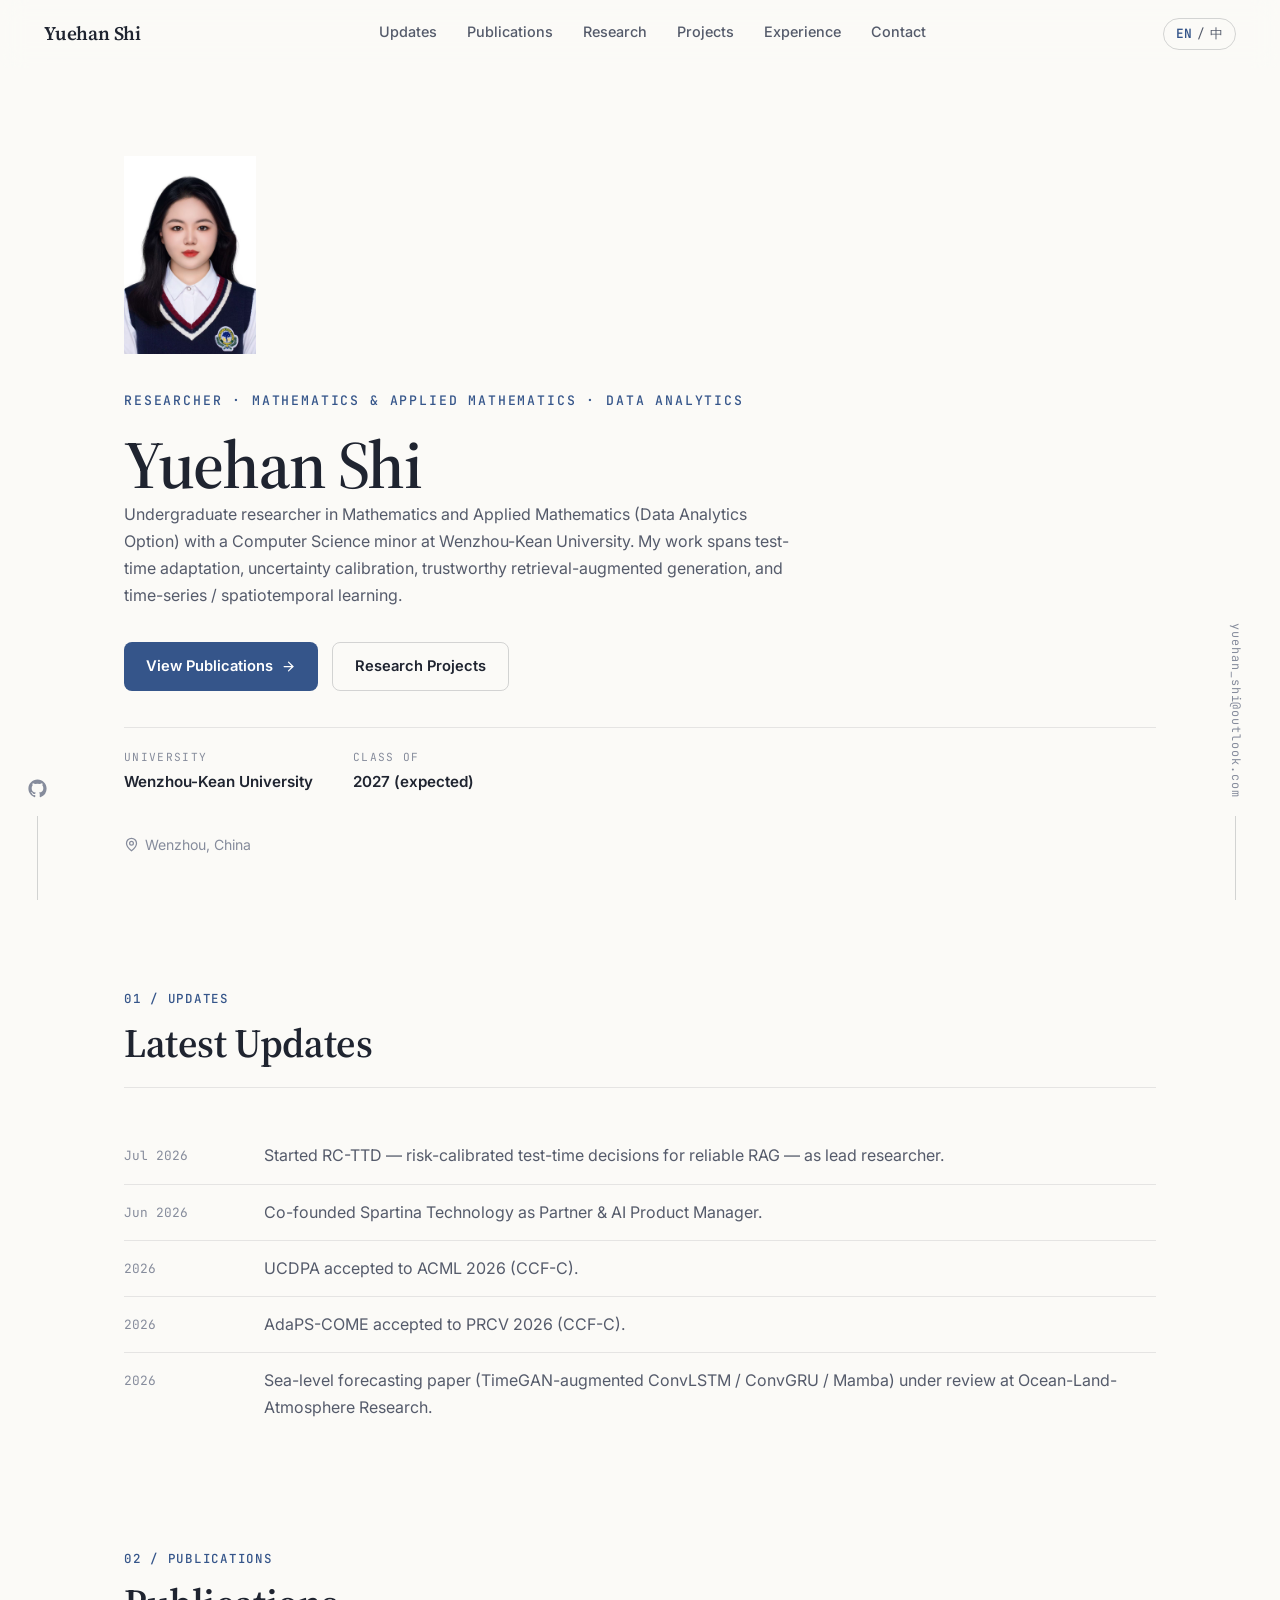
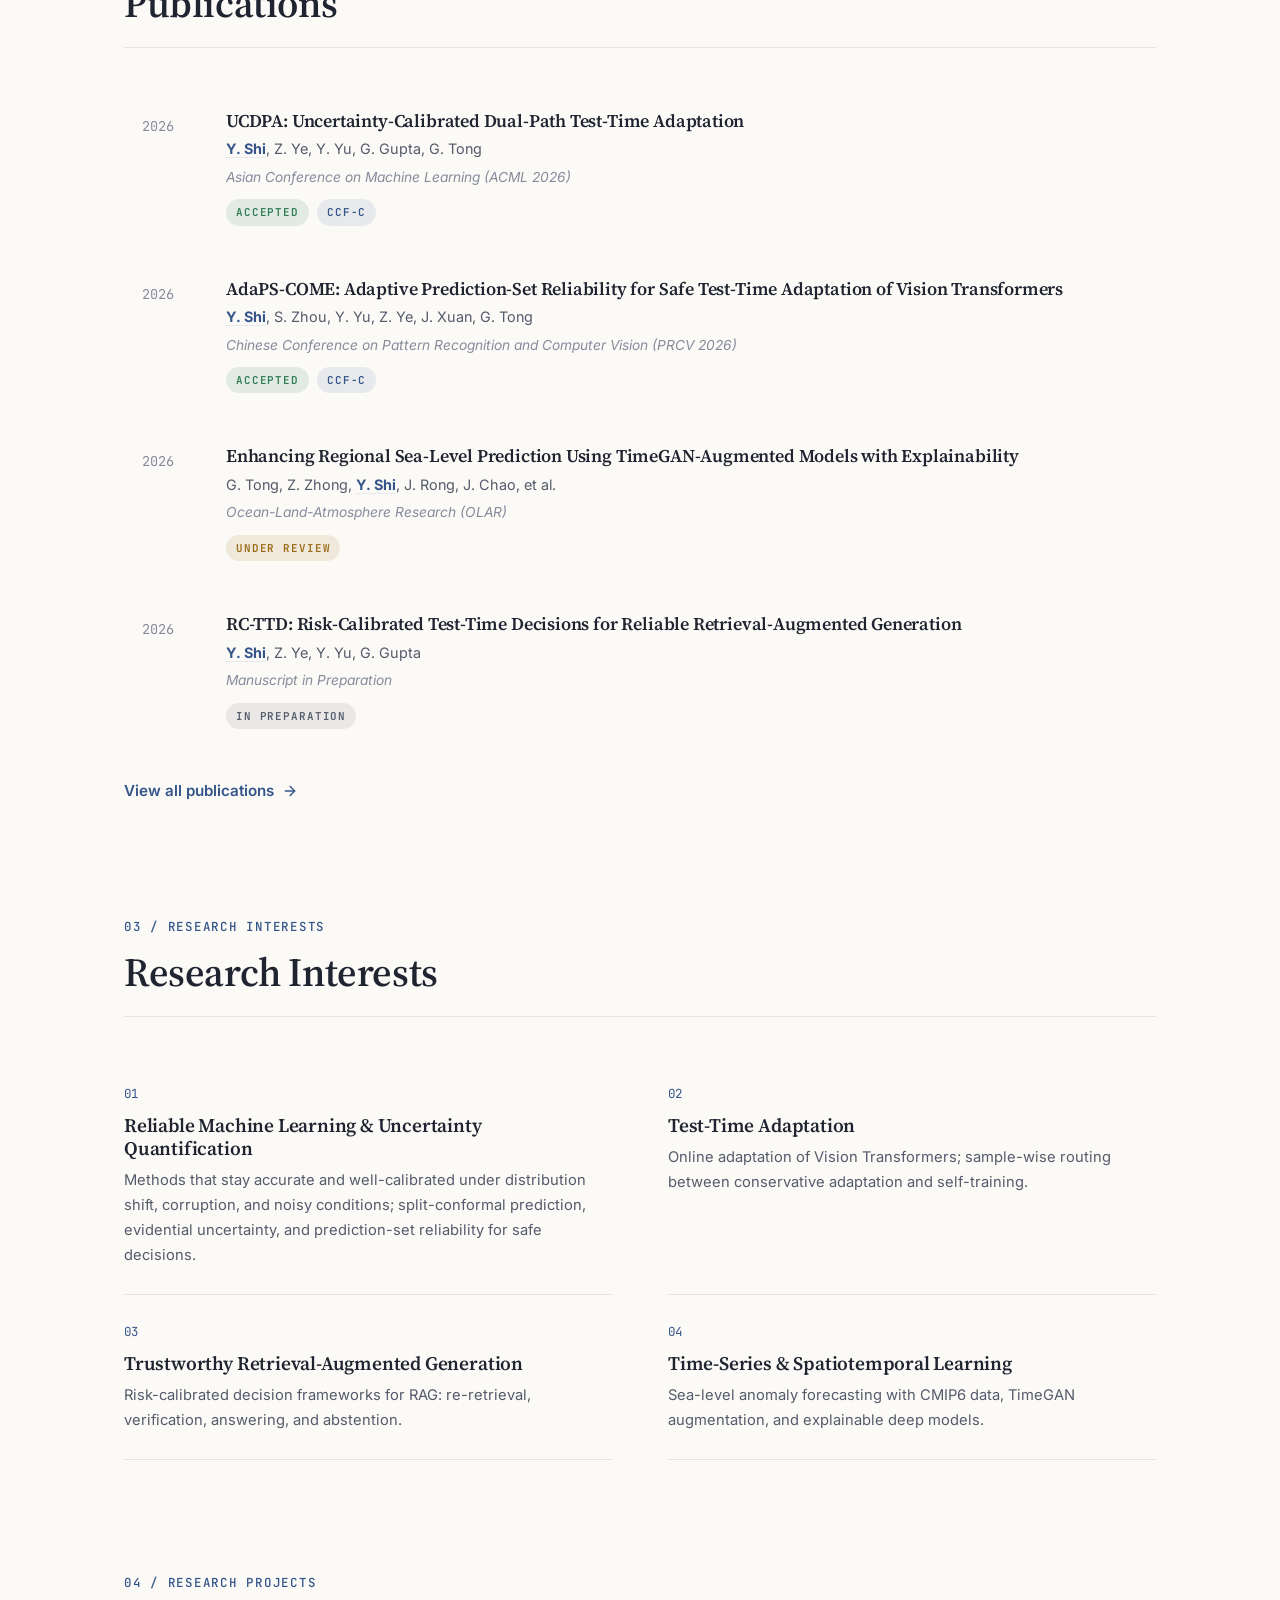
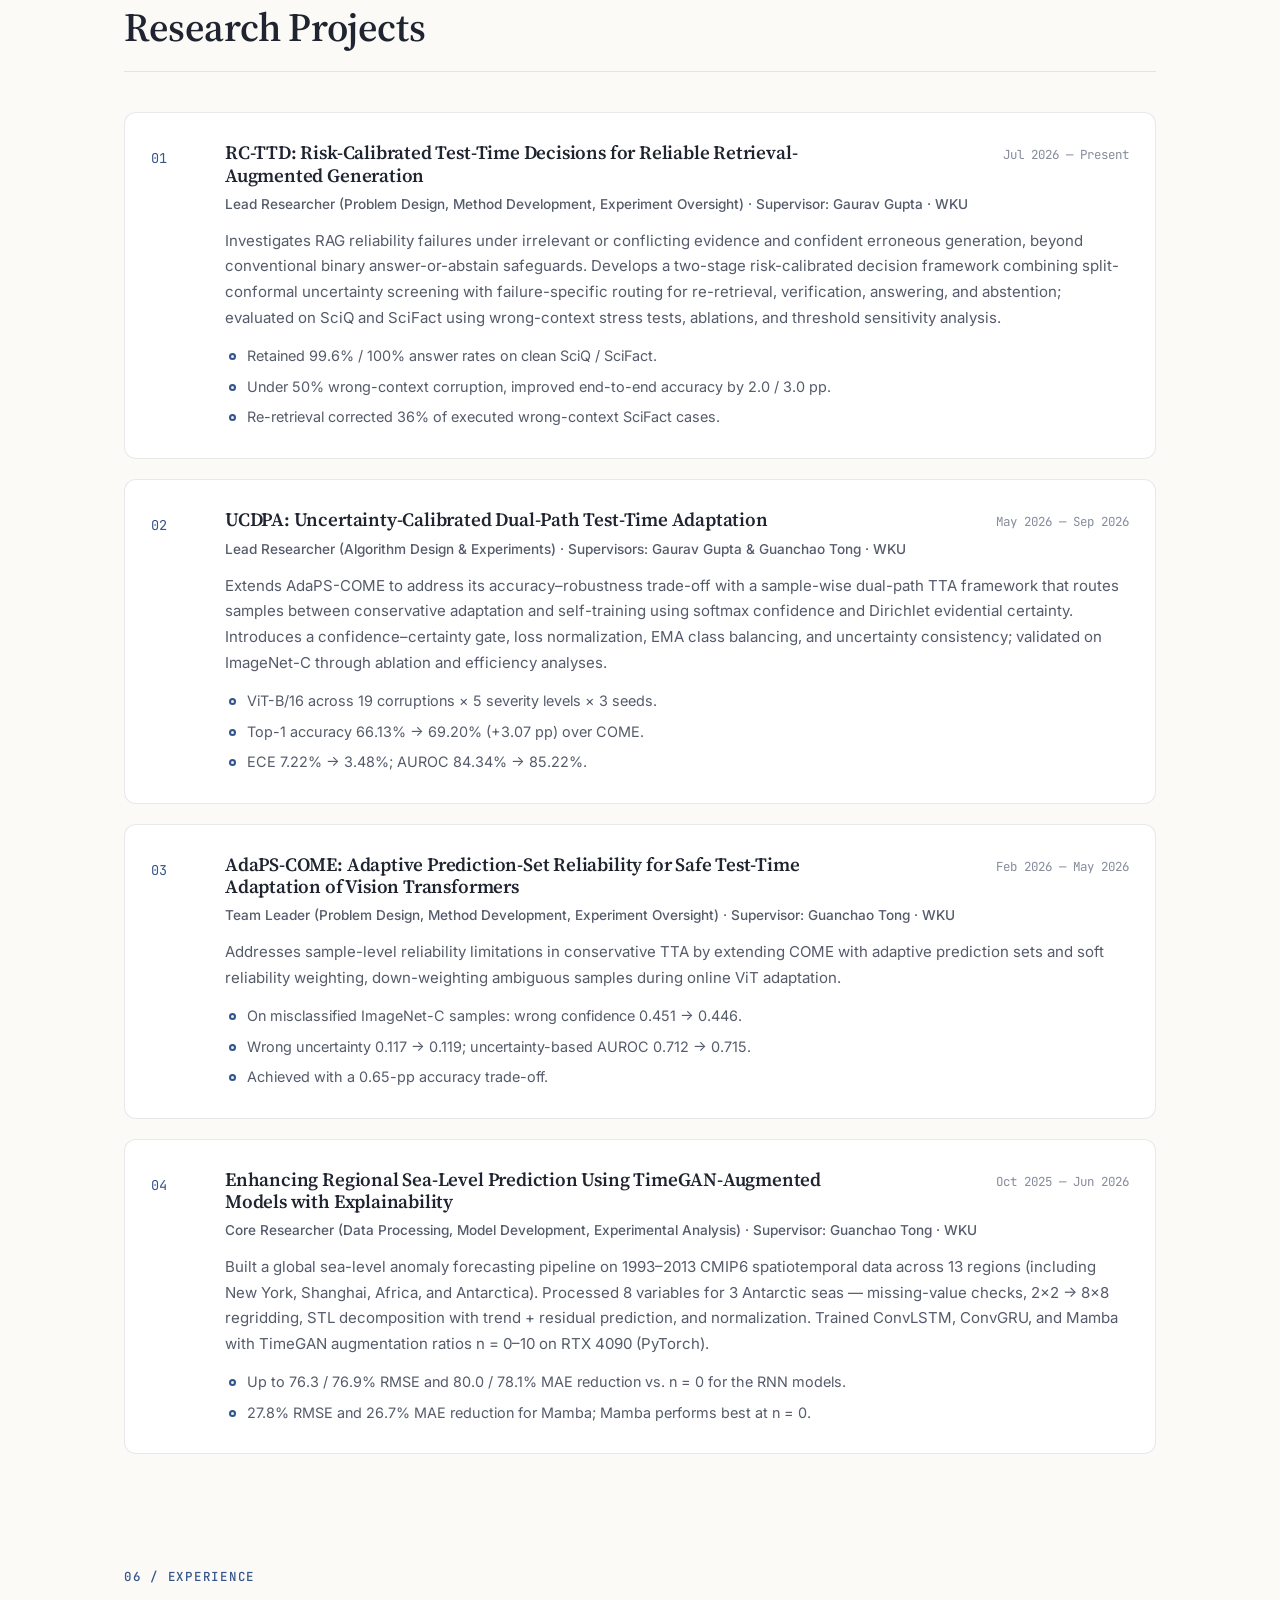
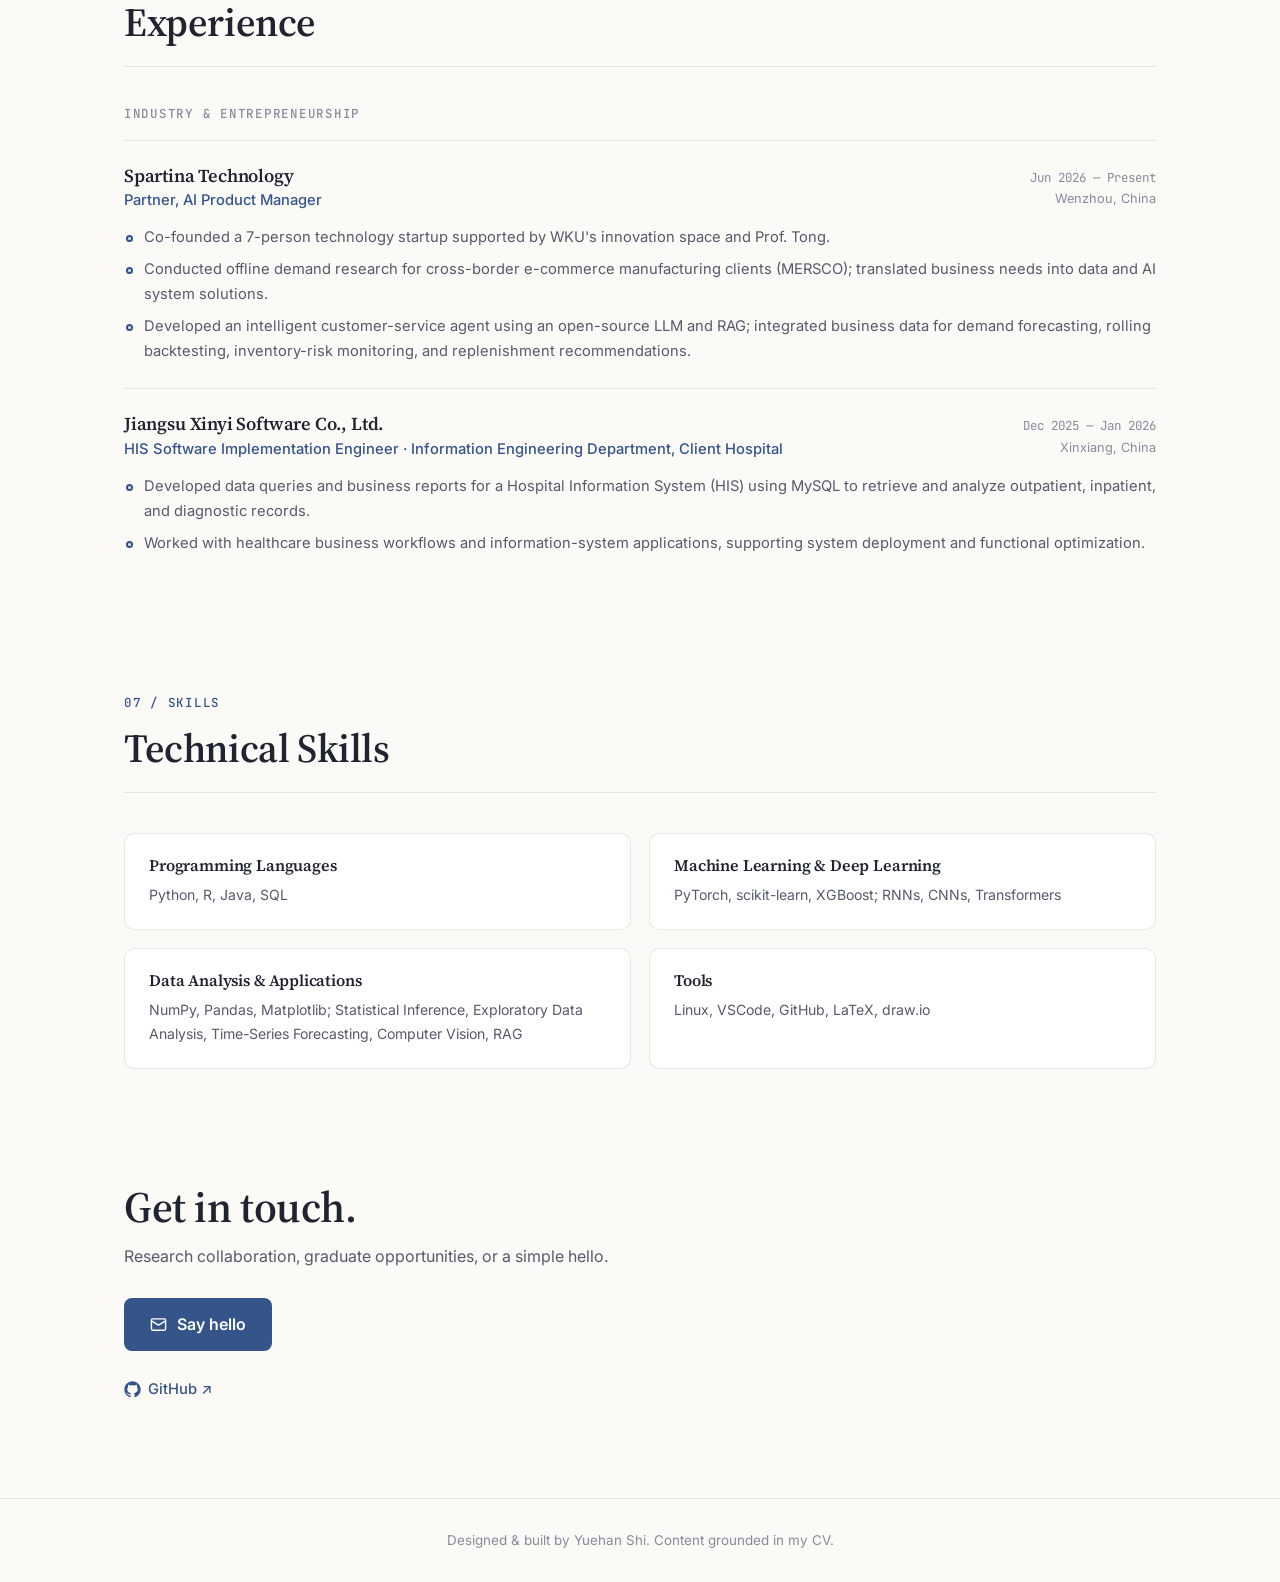
<file: index.html>
<!DOCTYPE html>
<html lang="en">
<head>
  <meta charset="UTF-8">
  <meta name="viewport" content="width=device-width, initial-scale=1.0">

  <!-- SEO -->
  <title>Yuehan Shi — Reliable Machine Learning Researcher</title>
  <meta name="description" content="Yuehan Shi is an undergraduate researcher at Wenzhou-Kean University working on reliable machine learning, test-time adaptation, uncertainty calibration, trustworthy retrieval-augmented generation, and time-series learning.">
  <meta name="author" content="Yuehan Shi">
  <link rel="canonical" href="https://shiyue105.github.io/Yuehan_Shi/">
  <meta name="robots" content="index, follow">

  <!-- Open Graph -->
  <meta property="og:type" content="website">
  <meta property="og:title" content="Yuehan Shi — Reliable Machine Learning Researcher">
  <meta property="og:description" content="Researching test-time adaptation, uncertainty calibration, trustworthy RAG, and spatiotemporal learning at Wenzhou-Kean University.">
  <meta property="og:url" content="https://shiyue105.github.io/Yuehan_Shi/">
  <meta property="og:site_name" content="Yuehan Shi">

  <!-- Twitter Card -->
  <meta name="twitter:card" content="summary">
  <meta name="twitter:title" content="Yuehan Shi — Reliable Machine Learning Researcher">
  <meta name="twitter:description" content="Researching test-time adaptation, uncertainty calibration, trustworthy RAG, and spatiotemporal learning.">

  <!-- Favicon (original inline SVG monogram) -->
  <link rel="icon" type="image/svg+xml" href="data:image/svg+xml,%3Csvg xmlns='http://www.w3.org/2000/svg' viewBox='0 0 100 100'%3E%3Crect width='100' height='100' rx='22' fill='%2335558A'/%3E%3Ctext x='50' y='66' font-family='Georgia, serif' font-size='44' font-weight='bold' text-anchor='middle' fill='%23FBFAF7'%3EYS%3C/text%3E%3C/svg%3E">
  <meta name="theme-color" content="#FBFAF7">

  <!-- Fonts -->
  <link rel="preconnect" href="https://fonts.googleapis.com">
  <link rel="preconnect" href="https://fonts.gstatic.com" crossorigin>
  <link href="https://fonts.googleapis.com/css2?family=Source+Serif+4:ital,opsz,wght@0,8..60,400;0,8..60,500;0,8..60,600;0,8..60,700;1,8..60,400&family=Inter:wght@400;500;600;700&family=JetBrains+Mono:wght@400;500;600&family=Noto+Serif+SC:wght@400;500;600;700&family=Noto+Sans+SC:wght@400;500;600;700&display=swap" rel="stylesheet">

  <!-- Styles -->
  <link rel="stylesheet" href="./assets/css/style.css?v=v10">
</head>
<body>

  <a class="skip-link" href="#main">Skip to main content</a>

  <!-- ==================== Navigation ==================== -->
  <nav class="nav" id="nav" aria-label="Primary">
    <div class="nav-inner">
      <a href="#hero" class="nav-logo" id="nav-logo">Yuehan Shi</a>
      <div class="nav-links" id="nav-links"></div>
      <div class="nav-actions">
        <button class="lang-toggle" id="lang-toggle" aria-label="Switch language" aria-pressed="false">
          <span class="lang-en lang-active">EN</span>
          <span class="lang-sep" aria-hidden="true">/</span>
          <span class="lang-zh">中</span>
        </button>
        <button class="nav-mobile-toggle" id="nav-toggle" aria-label="Open menu" aria-expanded="false" aria-controls="mobile-menu">
          <span></span>
          <span></span>
          <span></span>
        </button>
      </div>
    </div>
  </nav>

  <!-- Mobile menu -->
  <div class="mobile-menu" id="mobile-menu"></div>

  <!-- Sticky side rails (desktop only) -->
  <aside class="side-social" id="side-social" aria-label="Social links"></aside>
  <aside class="side-email" id="side-email" aria-label="Email"></aside>

  <!-- ==================== Hero ==================== -->
  <header class="hero" id="hero">
    <div class="hero-inner">
      <div class="hero-photo reveal"><img src="./assets/img/Identification_photo.jpg" alt="Yuehan Shi" width="709" height="1000"></div>
      <p class="hero-eyebrow reveal" id="hero-eyebrow"></p>
      <h1 class="reveal" id="hero-name"></h1>
      <p class="hero-description reveal" id="hero-description"></p>
      <div class="hero-cta reveal" id="hero-cta"></div>
      <div class="hero-meta reveal" id="hero-meta"></div>
      <p class="hero-location reveal" id="hero-location"></p>
    </div>
  </header>

  <main id="main">

    <!-- ==================== Latest Updates ==================== -->
    <section class="section" id="updates" aria-labelledby="heading-updates">
      <div class="container">
        <div class="section-label reveal" id="label-updates"></div>
        <h2 class="section-heading reveal" id="heading-updates"></h2>
        <div class="updates-list reveal-stagger" id="updates-list"></div>
      </div>
    </section>

    <!-- ==================== Selected Publications ==================== -->
    <section class="section" id="publications" aria-labelledby="heading-publications">
      <div class="container">
        <div class="section-label reveal" id="label-publications"></div>
        <h2 class="section-heading reveal" id="heading-publications"></h2>
        <div class="pub-list reveal-stagger" id="pub-list"></div>
        <div class="pub-view-all reveal">
          <a class="pub-view-all-link" href="./publications.html" id="pub-view-all"></a>
        </div>
      </div>
    </section>

    <!-- ==================== Research Interests ==================== -->
    <section class="section" id="research" aria-labelledby="heading-research">
      <div class="container">
        <div class="section-label reveal" id="label-research"></div>
        <h2 class="section-heading reveal" id="heading-research"></h2>
        <div class="research-interests-grid reveal-stagger" id="research-interests"></div>
      </div>
    </section>

    <!-- ==================== Research Projects ==================== -->
    <section class="section" id="projects" aria-labelledby="heading-projects">
      <div class="container">
        <div class="section-label reveal" id="label-projects"></div>
        <h2 class="section-heading reveal" id="heading-projects"></h2>
        <div class="projects-list reveal-stagger" id="projects-list"></div>
      </div>
    </section>

    <!-- ==================== Experience ==================== -->
    <section class="section" id="experience" aria-labelledby="heading-experience">
      <div class="container">
        <div class="section-label reveal" id="label-experience"></div>
        <h2 class="section-heading reveal" id="heading-experience"></h2>
        <div class="reveal" id="experience-wrap"></div>
      </div>
    </section>

    <!-- ==================== Skills ==================== -->
    <section class="section" id="skills" aria-labelledby="heading-skills">
      <div class="container">
        <div class="section-label reveal" id="label-skills"></div>
        <h2 class="section-heading reveal" id="heading-skills"></h2>
        <div class="skills-grid reveal-stagger" id="skills-grid"></div>
      </div>
    </section>

    <!-- ==================== Contact ==================== -->
    <section class="section contact" id="contact" aria-labelledby="contact-heading">
      <div class="container">
        <div class="reveal">
          <h2 class="contact-heading" id="contact-heading"></h2>
          <p class="contact-sub" id="contact-sub"></p>
          <a href="mailto:yuehan_shi@outlook.com" class="contact-email" id="contact-email"></a>
          <div class="contact-socials" id="contact-socials"></div>
        </div>
      </div>
    </section>

  </main>

  <!-- ==================== Footer ==================== -->
  <footer class="footer">
    <div class="container">
      <p class="footer-text" id="footer-text"></p>
    </div>
  </footer>

  <!-- Scripts -->
  <script src="./assets/js/data.js?v=v10"></script>
  <script src="./assets/js/publications-data.js?v=v10"></script>
  <script src="./assets/js/app.js?v=v10"></script>
</body>
</html>
</file>
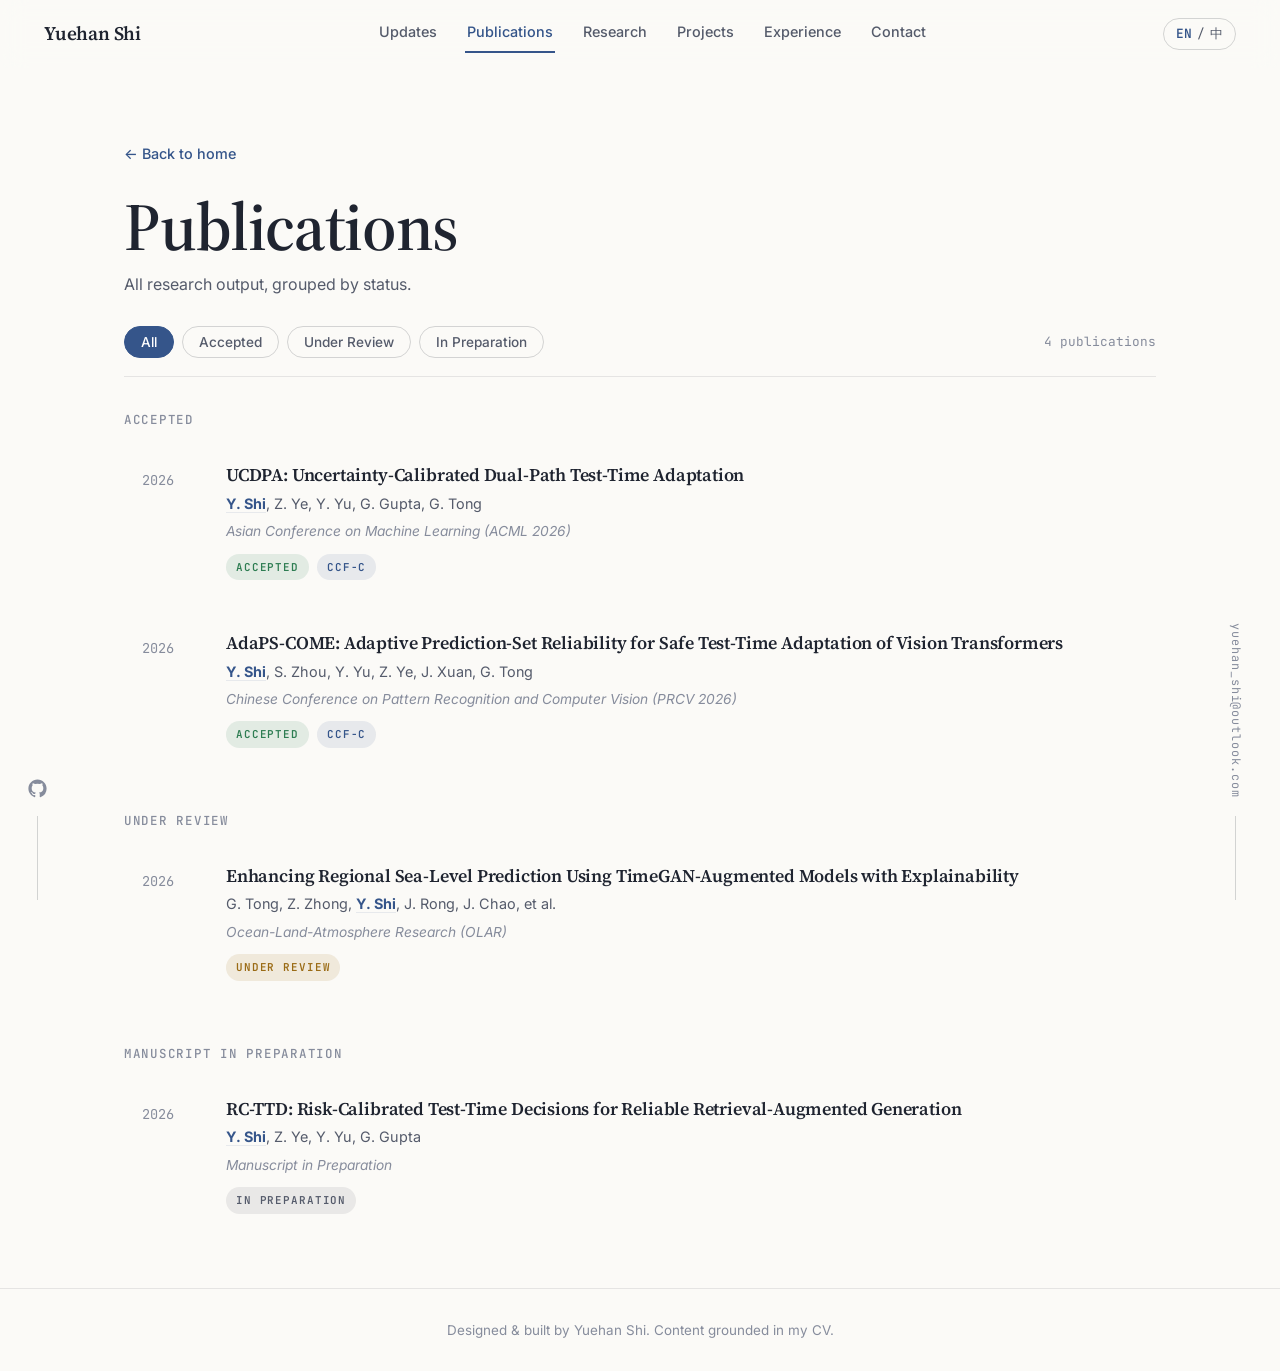
<file: publications.html>
<!DOCTYPE html>
<html lang="en">
<head>
  <meta charset="UTF-8">
  <meta name="viewport" content="width=device-width, initial-scale=1.0">

  <!-- SEO -->
  <title>Publications — Yuehan Shi</title>
  <meta name="description" content="Publications by Yuehan Shi: accepted papers at ACML 2026 and PRCV 2026, a manuscript under review at Ocean-Land-Atmosphere Research, and work in preparation on reliable RAG.">
  <meta name="author" content="Yuehan Shi">
  <link rel="canonical" href="https://shiyue105.github.io/Yuehan_Shi/publications.html">
  <meta name="robots" content="index, follow">

  <!-- Open Graph -->
  <meta property="og:type" content="website">
  <meta property="og:title" content="Publications — Yuehan Shi">
  <meta property="og:description" content="All research output by Yuehan Shi, grouped by status.">
  <meta property="og:url" content="https://shiyue105.github.io/Yuehan_Shi/publications.html">

  <!-- Twitter Card -->
  <meta name="twitter:card" content="summary">
  <meta name="twitter:title" content="Publications — Yuehan Shi">
  <meta name="twitter:description" content="All research output by Yuehan Shi, grouped by status.">

  <!-- Favicon (original inline SVG monogram) -->
  <link rel="icon" type="image/svg+xml" href="data:image/svg+xml,%3Csvg xmlns='http://www.w3.org/2000/svg' viewBox='0 0 100 100'%3E%3Crect width='100' height='100' rx='22' fill='%2335558A'/%3E%3Ctext x='50' y='66' font-family='Georgia, serif' font-size='44' font-weight='bold' text-anchor='middle' fill='%23FBFAF7'%3EYS%3C/text%3E%3C/svg%3E">
  <meta name="theme-color" content="#FBFAF7">

  <!-- Fonts -->
  <link rel="preconnect" href="https://fonts.googleapis.com">
  <link rel="preconnect" href="https://fonts.gstatic.com" crossorigin>
  <link href="https://fonts.googleapis.com/css2?family=Source+Serif+4:ital,opsz,wght@0,8..60,400;0,8..60,500;0,8..60,600;0,8..60,700;1,8..60,400&family=Inter:wght@400;500;600;700&family=JetBrains+Mono:wght@400;500;600&family=Noto+Serif+SC:wght@400;500;600;700&family=Noto+Sans+SC:wght@400;500;600;700&display=swap" rel="stylesheet">

  <!-- Styles -->
  <link rel="stylesheet" href="./assets/css/style.css?v=v10">
</head>
<body>

  <a class="skip-link" href="#main">Skip to main content</a>

  <!-- ==================== Navigation ==================== -->
  <nav class="nav" id="nav" aria-label="Primary">
    <div class="nav-inner">
      <a href="./index.html" class="nav-logo">Yuehan Shi</a>
      <div class="nav-links" id="nav-links"></div>
      <div class="nav-actions">
        <button class="lang-toggle" id="lang-toggle" aria-label="Switch language" aria-pressed="false">
          <span class="lang-en lang-active">EN</span>
          <span class="lang-sep" aria-hidden="true">/</span>
          <span class="lang-zh">中</span>
        </button>
        <button class="nav-mobile-toggle" id="nav-toggle" aria-label="Open menu" aria-expanded="false" aria-controls="mobile-menu">
          <span></span>
          <span></span>
          <span></span>
        </button>
      </div>
    </div>
  </nav>

  <!-- Mobile menu -->
  <div class="mobile-menu" id="mobile-menu"></div>

  <!-- Sticky side rails (desktop only) -->
  <aside class="side-social" id="side-social" aria-label="Social links"></aside>
  <aside class="side-email" id="side-email" aria-label="Email"></aside>

  <!-- ==================== Publications ==================== -->
  <main id="main">
    <div class="pub-page-header">
      <div class="container">
        <a class="pub-back" href="./index.html" id="pub-back-link"></a>
        <h1 class="pub-page-title" id="pub-page-title"></h1>
        <p class="pub-page-subtitle" id="pub-page-subtitle"></p>

        <div class="pub-toolbar">
          <div class="pub-filters" role="group" aria-label="Filter publications by status">
            <button class="pub-filter active" data-filter="all" aria-pressed="true">All</button>
            <button class="pub-filter" data-filter="accepted" aria-pressed="false">Accepted</button>
            <button class="pub-filter" data-filter="under-review" aria-pressed="false">Under Review</button>
            <button class="pub-filter" data-filter="in-preparation" aria-pressed="false">In Preparation</button>
          </div>
          <span class="pub-count" id="pub-count" aria-live="polite"></span>
        </div>

        <section class="pub-group" data-status="accepted" aria-labelledby="group-accepted">
          <h2 class="pub-group-heading" id="group-accepted"></h2>
          <div class="pub-list" id="pub-list-accepted"></div>
        </section>

        <section class="pub-group" data-status="under-review" aria-labelledby="group-under-review">
          <h2 class="pub-group-heading" id="group-under-review"></h2>
          <div class="pub-list" id="pub-list-under-review"></div>
        </section>

        <section class="pub-group" data-status="in-preparation" aria-labelledby="group-in-preparation">
          <h2 class="pub-group-heading" id="group-in-preparation"></h2>
          <div class="pub-list" id="pub-list-in-preparation"></div>
        </section>
      </div>
    </div>
  </main>

  <!-- ==================== Footer ==================== -->
  <footer class="footer">
    <div class="container">
      <p class="footer-text" id="footer-text"></p>
    </div>
  </footer>

  <!-- Scripts -->
  <script src="./assets/js/data.js?v=v10"></script>
  <script src="./assets/js/publications-data.js?v=v10"></script>
  <script src="./assets/js/publications.js?v=v10"></script>
</body>
</html>
</file>
<file: assets/css/style.css>
/* ==========================================================================
   Yuehan Shi — Academic Personal Website V1
   Original editorial stylesheet. Clean, light, serif-led design.
   ========================================================================== */

/* --------------------------------------------------------------------------
   1. Design tokens
   -------------------------------------------------------------------------- */
:root {
  --bg: #fbfaf7;
  --bg-surface: #ffffff;
  --bg-hover: rgba(31, 36, 48, 0.04);
  --text: #1f2430;
  --text-secondary: #555b6b;
  --text-tertiary: #868c9c;
  --accent: #35558a;
  --accent-strong: #274066;
  --accent-dim: rgba(53, 85, 138, 0.1);
  --accent-wash: rgba(53, 85, 138, 0.05);
  --border: rgba(31, 36, 48, 0.1);
  --border-strong: rgba(31, 36, 48, 0.18);
  --green: #2e7d52;
  --green-dim: rgba(46, 125, 82, 0.12);
  --amber: #9a6b15;
  --amber-dim: rgba(154, 107, 21, 0.12);
  --gray-dim: rgba(31, 36, 48, 0.08);

  --font-display: "Source Serif 4", "Noto Serif SC", Georgia, "Times New Roman", serif;
  --font-body: "Inter", "Noto Sans SC", ui-sans-serif, system-ui, -apple-system, "Segoe UI", sans-serif;
  --font-mono: "JetBrains Mono", ui-monospace, "Cascadia Mono", Consolas, monospace;

  --max-width: 1080px;
  --nav-height: 68px;
  --side-padding: 24px;

  --t-fast: 180ms ease;
  --t-base: 280ms ease;
  --t-slow: 550ms cubic-bezier(0.22, 1, 0.36, 1);
}

/* --------------------------------------------------------------------------
   2. Reset & base
   -------------------------------------------------------------------------- */
*,
*::before,
*::after {
  box-sizing: border-box;
  margin: 0;
  padding: 0;
}

html {
  scroll-behavior: smooth;
  scroll-padding-top: calc(var(--nav-height) + 16px);
  -webkit-text-size-adjust: 100%;
}

body {
  font-family: var(--font-body);
  font-size: 16px;
  line-height: 1.7;
  color: var(--text);
  background: var(--bg);
  -webkit-font-smoothing: antialiased;
  overflow-x: hidden;
}

img,
svg {
  max-width: 100%;
  display: block;
}

ul,
ol {
  list-style: none;
}

a {
  color: var(--accent);
  text-decoration: none;
  transition: color var(--t-fast);
}

a:hover {
  color: var(--accent-strong);
}

button {
  font-family: inherit;
  font-size: inherit;
  color: inherit;
  background: none;
  border: none;
  cursor: pointer;
}

::selection {
  background: var(--accent-dim);
  color: var(--text);
}

:focus-visible {
  outline: 2px solid var(--accent);
  outline-offset: 3px;
  border-radius: 3px;
}

/* Skip link */
.skip-link {
  position: absolute;
  top: -48px;
  left: 16px;
  z-index: 200;
  padding: 10px 16px;
  background: var(--accent);
  color: #fff;
  border-radius: 6px;
  font-weight: 600;
  transition: top var(--t-fast);
}

.skip-link:focus {
  top: 12px;
  color: #fff;
}

/* --------------------------------------------------------------------------
   3. Typography
   -------------------------------------------------------------------------- */
h1,
h2,
h3,
h4 {
  font-family: var(--font-display);
  font-weight: 600;
  line-height: 1.2;
  letter-spacing: -0.01em;
  color: var(--text);
}

h1 {
  font-size: clamp(2.6rem, 6vw, 4.2rem);
  letter-spacing: -0.02em;
  line-height: 1.05;
}

h2 {
  font-size: clamp(1.9rem, 3.6vw, 2.5rem);
}

.container {
  max-width: var(--max-width);
  margin: 0 auto;
  padding: 0 var(--side-padding);
}

.section {
  padding: 88px 0 24px;
}

.section-label {
  font-family: var(--font-mono);
  font-size: 0.78rem;
  font-weight: 500;
  letter-spacing: 0.14em;
  text-transform: uppercase;
  color: var(--accent);
  margin-bottom: 10px;
}

.section-heading {
  margin-bottom: 40px;
  padding-bottom: 20px;
  border-bottom: 1px solid var(--border);
}

/* --------------------------------------------------------------------------
   4. Navigation
   -------------------------------------------------------------------------- */
.nav {
  position: fixed;
  top: 0;
  left: 0;
  right: 0;
  z-index: 100;
  height: var(--nav-height);
  background: rgba(251, 250, 247, 0.82);
  -webkit-backdrop-filter: blur(12px);
  backdrop-filter: blur(12px);
  border-bottom: 1px solid transparent;
  transition: border-color var(--t-base), background var(--t-base);
}

.nav.scrolled {
  border-bottom-color: var(--border);
  background: rgba(251, 250, 247, 0.95);
}

.nav-inner {
  max-width: 1240px;
  margin: 0 auto;
  height: 100%;
  padding: 0 var(--side-padding);
  display: flex;
  align-items: center;
  justify-content: space-between;
  gap: 16px;
}

.nav-logo {
  font-family: var(--font-display);
  font-size: 1.2rem;
  font-weight: 600;
  color: var(--text);
  letter-spacing: -0.01em;
}

.nav-logo:hover {
  color: var(--accent);
}

.nav-links {
  display: flex;
  align-items: center;
  gap: 26px;
}

.nav-links a {
  font-size: 0.9rem;
  font-weight: 500;
  color: var(--text-secondary);
  padding: 6px 2px;
  border-bottom: 2px solid transparent;
  transition: color var(--t-fast), border-color var(--t-fast);
}

.nav-links a:hover {
  color: var(--text);
}

.nav-links a.active {
  color: var(--accent);
  border-bottom-color: var(--accent);
}

.nav-actions {
  display: flex;
  align-items: center;
  gap: 12px;
}

.lang-toggle {
  display: inline-flex;
  align-items: center;
  gap: 5px;
  font-family: var(--font-mono);
  font-size: 0.8rem;
  padding: 6px 12px;
  border: 1px solid var(--border-strong);
  border-radius: 999px;
  color: var(--text-secondary);
  transition: border-color var(--t-fast), color var(--t-fast), background var(--t-fast);
}

.lang-toggle:hover {
  border-color: var(--accent);
  color: var(--accent);
}

.lang-toggle .lang-active {
  color: var(--accent);
  font-weight: 600;
}

.nav-mobile-toggle {
  display: none;
  flex-direction: column;
  justify-content: center;
  gap: 5px;
  width: 40px;
  height: 40px;
  padding: 8px;
}

.nav-mobile-toggle span {
  display: block;
  height: 2px;
  width: 100%;
  background: var(--text);
  border-radius: 2px;
  transition: transform var(--t-base), opacity var(--t-base);
}

.nav-mobile-toggle.open span:nth-child(1) {
  transform: translateY(7px) rotate(45deg);
}

.nav-mobile-toggle.open span:nth-child(2) {
  opacity: 0;
}

.nav-mobile-toggle.open span:nth-child(3) {
  transform: translateY(-7px) rotate(-45deg);
}

/* Mobile menu */
.mobile-menu {
  position: fixed;
  top: var(--nav-height);
  left: 0;
  right: 0;
  bottom: 0;
  z-index: 90;
  display: flex;
  flex-direction: column;
  padding: 24px var(--side-padding);
  background: var(--bg);
  opacity: 0;
  pointer-events: none;
  transform: translateY(-8px);
  transition: opacity var(--t-base), transform var(--t-base);
}

.mobile-menu.open {
  opacity: 1;
  pointer-events: auto;
  transform: translateY(0);
}

.mobile-menu a {
  padding: 16px 4px;
  font-family: var(--font-display);
  font-size: 1.35rem;
  color: var(--text);
  border-bottom: 1px solid var(--border);
}

.mobile-menu a:hover {
  color: var(--accent);
}

/* --------------------------------------------------------------------------
   5. Side rails (desktop)
   -------------------------------------------------------------------------- */
.side-social,
.side-email {
  position: fixed;
  bottom: 0;
  z-index: 60;
  display: none;
  flex-direction: column;
  align-items: center;
  gap: 18px;
}

.side-social {
  left: 28px;
}

.side-email {
  right: 34px;
}

.side-social a,
.side-email a {
  color: var(--text-tertiary);
  transition: color var(--t-fast), transform var(--t-fast);
}

.side-social a:hover,
.side-email a:hover {
  color: var(--accent);
}

.side-social svg {
  width: 19px;
  height: 19px;
}

.side-email a {
  writing-mode: vertical-rl;
  font-family: var(--font-mono);
  font-size: 0.74rem;
  letter-spacing: 0.08em;
}

.side-social::after,
.side-email::after {
  content: "";
  width: 1px;
  height: 84px;
  background: var(--border-strong);
}

/* --------------------------------------------------------------------------
   6. Hero
   -------------------------------------------------------------------------- */
.hero {
  padding: calc(var(--nav-height) + 88px) 0 40px;
}

.hero-inner {
  max-width: var(--max-width);
  margin: 0 auto;
  padding: 0 var(--side-padding);
}

.hero-photo {
  width: 132px;
  margin-bottom: 36px;
  border-radius: 0;
  background: var(--accent-wash);
  overflow: hidden;
}

.hero-photo img {
  display: block;
  width: 100%;
  height: auto;
}

.hero-eyebrow {
  font-family: var(--font-mono);
  font-size: 0.82rem;
  font-weight: 500;
  letter-spacing: 0.14em;
  text-transform: uppercase;
  color: var(--accent);
  margin-bottom: 18px;
}

.hero-statement {
  font-family: var(--font-display);
  font-size: clamp(1.25rem, 2.6vw, 1.7rem);
  font-weight: 400;
  line-height: 1.45;
  color: var(--text-secondary);
  max-width: 760px;
  margin: 22px 0 18px;
}

.hero-description {
  max-width: 680px;
  color: var(--text-secondary);
  margin-bottom: 32px;
}

.hero-cta {
  display: flex;
  flex-wrap: wrap;
  gap: 14px;
  margin-bottom: 36px;
}

.hero-meta {
  display: flex;
  flex-wrap: wrap;
  gap: 12px 40px;
  padding: 20px 0;
  border-top: 1px solid var(--border);
}

.hero-meta-item {
  display: flex;
  flex-direction: column;
  gap: 2px;
}

.hero-meta-label {
  font-family: var(--font-mono);
  font-size: 0.7rem;
  letter-spacing: 0.12em;
  text-transform: uppercase;
  color: var(--text-tertiary);
}

.hero-meta-value {
  font-weight: 600;
  font-size: 0.95rem;
}

.hero-location {
  display: inline-flex;
  align-items: center;
  gap: 6px;
  margin-top: 18px;
  font-size: 0.88rem;
  color: var(--text-tertiary);
}

.hero-location svg {
  width: 15px;
  height: 15px;
}

/* Buttons */
.btn {
  display: inline-flex;
  align-items: center;
  gap: 8px;
  padding: 11px 22px;
  border-radius: 8px;
  font-size: 0.92rem;
  font-weight: 600;
  transition: background var(--t-fast), color var(--t-fast), border-color var(--t-fast), transform var(--t-fast);
}

.btn svg {
  width: 15px;
  height: 15px;
  transition: transform var(--t-fast);
}

.btn:hover svg {
  transform: translateX(3px);
}

.btn-primary {
  background: var(--accent);
  color: #fff;
}

.btn-primary:hover {
  background: var(--accent-strong);
  color: #fff;
}

.btn-secondary {
  border: 1.5px solid var(--border-strong);
  color: var(--text);
}

.btn-secondary:hover {
  border-color: var(--accent);
  color: var(--accent);
}

/* --------------------------------------------------------------------------
   7. Updates
   -------------------------------------------------------------------------- */
.updates-list {
  display: flex;
  flex-direction: column;
}

.update-item {
  display: grid;
  grid-template-columns: 120px 1fr;
  gap: 20px;
  padding: 14px 0;
  border-bottom: 1px solid var(--border);
}

.update-item:last-child {
  border-bottom: none;
}

.update-date {
  font-family: var(--font-mono);
  font-size: 0.8rem;
  color: var(--text-tertiary);
  padding-top: 3px;
  white-space: nowrap;
}

.update-text {
  color: var(--text-secondary);
}

/* --------------------------------------------------------------------------
   8. Publications
   -------------------------------------------------------------------------- */
.pub-list {
  display: flex;
  flex-direction: column;
  gap: 8px;
}

.pub-row {
  display: grid;
  grid-template-columns: 64px 1fr;
  gap: 20px;
  padding: 22px 18px;
  border-radius: 10px;
  transition: background var(--t-fast);
}

.pub-row:hover {
  background: var(--bg-hover);
}

.pub-year {
  font-family: var(--font-mono);
  font-size: 0.85rem;
  color: var(--text-tertiary);
  padding-top: 5px;
}

.pub-title {
  font-size: 1.12rem;
  font-weight: 600;
  margin-bottom: 6px;
}

.pub-authors {
  font-size: 0.9rem;
  color: var(--text-secondary);
  margin-bottom: 4px;
}

.author-self {
  font-weight: 700;
  color: var(--accent);
  text-decoration: underline;
  text-decoration-color: var(--accent-dim);
  text-underline-offset: 3px;
}

.pub-venue {
  font-size: 0.86rem;
  font-style: italic;
  color: var(--text-tertiary);
  margin-bottom: 10px;
}

.pub-badges {
  display: flex;
  flex-wrap: wrap;
  gap: 8px;
}

.status-badge,
.rank-badge {
  display: inline-block;
  font-family: var(--font-mono);
  font-size: 0.68rem;
  font-weight: 600;
  letter-spacing: 0.08em;
  text-transform: uppercase;
  padding: 4px 10px;
  border-radius: 999px;
}

.status-accepted {
  background: var(--green-dim);
  color: var(--green);
}

.status-under-review {
  background: var(--amber-dim);
  color: var(--amber);
}

.status-in-preparation {
  background: var(--gray-dim);
  color: var(--text-secondary);
}

.rank-badge {
  background: var(--accent-dim);
  color: var(--accent);
}

.pub-view-all {
  margin-top: 26px;
}

.pub-view-all-link {
  display: inline-flex;
  align-items: center;
  gap: 8px;
  font-weight: 600;
  font-size: 0.95rem;
}

.pub-view-all-link svg {
  width: 16px;
  height: 16px;
}

/* Publications page */
.pub-page-header {
  padding: calc(var(--nav-height) + 72px) 0 8px;
}

.pub-page-title {
  margin-bottom: 8px;
}

.pub-page-subtitle {
  color: var(--text-secondary);
  margin-bottom: 28px;
}

.pub-toolbar {
  display: flex;
  flex-wrap: wrap;
  align-items: center;
  justify-content: space-between;
  gap: 16px;
  margin-bottom: 36px;
  padding-bottom: 18px;
  border-bottom: 1px solid var(--border);
}

.pub-filters {
  display: flex;
  flex-wrap: wrap;
  gap: 8px;
}

.pub-filter {
  font-size: 0.85rem;
  font-weight: 500;
  padding: 7px 16px;
  border: 1px solid var(--border-strong);
  border-radius: 999px;
  color: var(--text-secondary);
  transition: all var(--t-fast);
}

.pub-filter:hover {
  border-color: var(--accent);
  color: var(--accent);
}

.pub-filter.active {
  background: var(--accent);
  border-color: var(--accent);
  color: #fff;
}

.pub-count {
  font-family: var(--font-mono);
  font-size: 0.8rem;
  color: var(--text-tertiary);
}

.pub-group {
  margin-bottom: 44px;
}

.pub-group-heading {
  font-family: var(--font-mono);
  font-size: 0.78rem;
  font-weight: 500;
  letter-spacing: 0.14em;
  text-transform: uppercase;
  color: var(--text-tertiary);
  margin-bottom: 14px;
}

.pub-back {
  display: inline-block;
  margin-bottom: 26px;
  font-size: 0.9rem;
  font-weight: 500;
}

/* --------------------------------------------------------------------------
   9. Research interests
   -------------------------------------------------------------------------- */
.research-interests-grid {
  display: grid;
  grid-template-columns: repeat(2, 1fr);
  gap: 0 56px;
}

.interest-item {
  padding: 26px 0;
  border-bottom: 1px solid var(--border);
}

.interest-number {
  font-family: var(--font-mono);
  font-size: 0.78rem;
  color: var(--accent);
  margin-bottom: 10px;
}

.interest-item h3 {
  font-size: 1.2rem;
  margin-bottom: 8px;
}

.interest-detail {
  font-size: 0.92rem;
  color: var(--text-secondary);
}

/* --------------------------------------------------------------------------
   10. Projects
   -------------------------------------------------------------------------- */
.projects-list {
  display: flex;
  flex-direction: column;
  gap: 20px;
}

.project-item {
  display: grid;
  grid-template-columns: 56px 1fr;
  gap: 18px;
  padding: 28px 26px;
  background: var(--bg-surface);
  border: 1px solid var(--border);
  border-radius: 12px;
  transition: border-color var(--t-base), box-shadow var(--t-base);
}

.project-item:hover {
  border-color: rgba(53, 85, 138, 0.35);
  box-shadow: 0 6px 24px rgba(31, 36, 48, 0.06);
}

.project-number {
  font-family: var(--font-mono);
  font-size: 0.85rem;
  color: var(--accent);
  padding-top: 6px;
}

.project-top {
  display: flex;
  flex-wrap: wrap;
  align-items: baseline;
  justify-content: space-between;
  gap: 6px 20px;
  margin-bottom: 6px;
}

.project-top h3 {
  font-size: 1.18rem;
  max-width: 640px;
}

.project-period {
  font-family: var(--font-mono);
  font-size: 0.78rem;
  color: var(--text-tertiary);
  white-space: nowrap;
}

.project-role {
  font-size: 0.85rem;
  font-weight: 500;
  color: var(--text-secondary);
  margin-bottom: 12px;
}

.project-summary {
  font-size: 0.94rem;
  color: var(--text-secondary);
  margin-bottom: 14px;
}

.project-highlights {
  display: flex;
  flex-direction: column;
  gap: 6px;
  padding-left: 2px;
}

.project-highlights li {
  position: relative;
  padding-left: 20px;
  font-size: 0.9rem;
  color: var(--text-secondary);
}

.project-highlights li::before {
  content: "";
  position: absolute;
  left: 2px;
  top: 0.62em;
  width: 7px;
  height: 7px;
  border-radius: 50%;
  background: var(--accent-dim);
  box-shadow: inset 0 0 0 2px var(--accent);
}

/* --------------------------------------------------------------------------
   11. Education & honors
   -------------------------------------------------------------------------- */
.edu-grid {
  display: grid;
  grid-template-columns: 1.6fr 1fr;
  gap: 32px;
  align-items: start;
}

.edu-box {
  padding: 30px;
  background: var(--bg-surface);
  border: 1px solid var(--border);
  border-radius: 12px;
}

.edu-head {
  display: flex;
  flex-wrap: wrap;
  align-items: baseline;
  justify-content: space-between;
  gap: 6px 18px;
  margin-bottom: 4px;
}

.edu-head h3 {
  font-size: 1.3rem;
}

.edu-period {
  font-family: var(--font-mono);
  font-size: 0.78rem;
  color: var(--text-tertiary);
}

.edu-location {
  font-size: 0.85rem;
  color: var(--text-tertiary);
  margin-bottom: 14px;
}

.edu-degree {
  font-weight: 600;
  margin-bottom: 4px;
}

.edu-minor {
  color: var(--text-secondary);
  margin-bottom: 4px;
}

.edu-courses {
  font-size: 0.88rem;
  color: var(--text-secondary);
}

.honors-box {
  padding: 30px;
  background: var(--accent-wash);
  border: 1px solid rgba(53, 85, 138, 0.18);
  border-radius: 12px;
}

.honors-box h3 {
  font-size: 1.05rem;
  margin-bottom: 16px;
}

.honors-list {
  display: flex;
  flex-direction: column;
  gap: 12px;
}

.honors-list li {
  position: relative;
  padding-left: 22px;
  font-size: 0.9rem;
  color: var(--text-secondary);
}

.honors-list li::before {
  content: "";
  position: absolute;
  left: 0;
  top: 0.5em;
  width: 9px;
  height: 9px;
  border-radius: 2px;
  background: var(--accent);
  transform: rotate(45deg);
}

/* --------------------------------------------------------------------------
   12. Experience
   -------------------------------------------------------------------------- */
.experience-sublabel {
  font-family: var(--font-mono);
  font-size: 0.78rem;
  font-weight: 500;
  letter-spacing: 0.14em;
  text-transform: uppercase;
  color: var(--text-tertiary);
  margin: 34px 0 18px;
}

.experience-sublabel:first-child {
  margin-top: 0;
}

.exp-item {
  padding: 24px 0;
  border-top: 1px solid var(--border);
}

.exp-head {
  display: flex;
  flex-wrap: wrap;
  align-items: baseline;
  justify-content: space-between;
  gap: 6px 24px;
}

.exp-org {
  font-size: 1.14rem;
}

.exp-title {
  font-size: 0.92rem;
  font-weight: 500;
  color: var(--accent);
  margin-top: 2px;
}

.exp-meta {
  text-align: right;
}

.exp-period {
  font-family: var(--font-mono);
  font-size: 0.78rem;
  color: var(--text-tertiary);
}

.exp-location {
  font-size: 0.8rem;
  color: var(--text-tertiary);
}

.exp-bullets {
  margin-top: 12px;
  display: flex;
  flex-direction: column;
  gap: 7px;
}

.exp-bullets li {
  position: relative;
  padding-left: 20px;
  font-size: 0.92rem;
  color: var(--text-secondary);
}

.exp-bullets li::before {
  content: "";
  position: absolute;
  left: 2px;
  top: 0.62em;
  width: 7px;
  height: 7px;
  border-radius: 50%;
  background: var(--accent-dim);
  box-shadow: inset 0 0 0 2px var(--accent);
}

/* --------------------------------------------------------------------------
   13. Skills
   -------------------------------------------------------------------------- */
.skills-grid {
  display: grid;
  grid-template-columns: repeat(2, 1fr);
  gap: 18px;
}

.skill-item {
  padding: 22px 24px;
  background: var(--bg-surface);
  border: 1px solid var(--border);
  border-radius: 10px;
}

.skill-item h3 {
  font-size: 1rem;
  margin-bottom: 8px;
}

.skill-item p {
  font-size: 0.88rem;
  color: var(--text-secondary);
}

/* --------------------------------------------------------------------------
   14. Contact & footer
   -------------------------------------------------------------------------- */
.contact {
  padding-bottom: 96px;
}

.contact-heading {
  font-size: clamp(1.9rem, 4vw, 2.7rem);
  margin-bottom: 10px;
}

.contact-sub {
  color: var(--text-secondary);
  margin-bottom: 28px;
}

.contact-email {
  display: inline-flex;
  align-items: center;
  gap: 10px;
  padding: 13px 26px;
  background: var(--accent);
  color: #fff;
  border-radius: 8px;
  font-weight: 600;
  transition: background var(--t-fast), transform var(--t-fast);
}

.contact-email:hover {
  background: var(--accent-strong);
  color: #fff;
  transform: translateY(-1px);
}

.contact-email svg {
  width: 17px;
  height: 17px;
}

.contact-socials {
  display: flex;
  gap: 22px;
  margin-top: 26px;
}

.contact-socials a {
  display: inline-flex;
  align-items: center;
  gap: 7px;
  font-weight: 500;
  font-size: 0.92rem;
}

.contact-socials svg {
  width: 17px;
  height: 17px;
}

.footer {
  padding: 30px 0;
  border-top: 1px solid var(--border);
}

.footer-text {
  font-size: 0.84rem;
  color: var(--text-tertiary);
  text-align: center;
}

/* --------------------------------------------------------------------------
   15. Reveal animations
   -------------------------------------------------------------------------- */
.reveal {
  opacity: 0;
  transform: translateY(18px);
  transition: opacity var(--t-slow), transform var(--t-slow);
}

.reveal.visible {
  opacity: 1;
  transform: translateY(0);
}

.reveal-stagger > * {
  opacity: 0;
  transform: translateY(14px);
  transition: opacity var(--t-slow), transform var(--t-slow);
}

.reveal-stagger.visible > * {
  opacity: 1;
  transform: translateY(0);
}

.reveal-stagger.visible > *:nth-child(1) { transition-delay: 0ms; }
.reveal-stagger.visible > *:nth-child(2) { transition-delay: 70ms; }
.reveal-stagger.visible > *:nth-child(3) { transition-delay: 140ms; }
.reveal-stagger.visible > *:nth-child(4) { transition-delay: 210ms; }
.reveal-stagger.visible > *:nth-child(5) { transition-delay: 280ms; }
.reveal-stagger.visible > *:nth-child(6) { transition-delay: 350ms; }

/* --------------------------------------------------------------------------
   16. Reduced motion
   -------------------------------------------------------------------------- */
@media (prefers-reduced-motion: reduce) {
  html {
    scroll-behavior: auto;
  }

  *,
  *::before,
  *::after {
    animation-duration: 0.01ms !important;
    animation-iteration-count: 1 !important;
    transition-duration: 0.01ms !important;
    transition-delay: 0ms !important;
  }

  .reveal,
  .reveal-stagger > * {
    opacity: 1;
    transform: none;
  }
}

/* --------------------------------------------------------------------------
   17. Responsive
   -------------------------------------------------------------------------- */
@media (min-width: 1100px) {
  .side-social,
  .side-email {
    display: flex;
  }
}

@media (max-width: 900px) {
  .nav-links {
    display: none;
  }

  .nav-mobile-toggle {
    display: flex;
  }

  .research-interests-grid,
  .skills-grid {
    grid-template-columns: 1fr;
  }

  .edu-grid {
    grid-template-columns: 1fr;
  }

  .section {
    padding: 64px 0 16px;
  }
}

@media (max-width: 560px) {
  .update-item {
    grid-template-columns: 1fr;
    gap: 4px;
  }

  .pub-row {
    grid-template-columns: 1fr;
    gap: 6px;
    padding: 20px 14px;
  }

  .pub-year {
    padding-top: 0;
  }

  .project-item {
    grid-template-columns: 1fr;
    padding: 22px 18px;
  }

  .project-number {
    padding-top: 0;
  }

  .exp-meta {
    text-align: left;
  }

  .hero {
    padding-top: calc(var(--nav-height) + 56px);
  }

  .hero-cta .btn {
    flex: 1;
    justify-content: center;
  }
}

/* --------------------------------------------------------------------------
   18. Print
   -------------------------------------------------------------------------- */
@media print {
  .nav,
  .mobile-menu,
  .side-social,
  .side-email,
  .hero-cta,
  .contact,
  .pub-filters {
    display: none !important;
  }

  body {
    background: #fff;
  }
}
</file>
